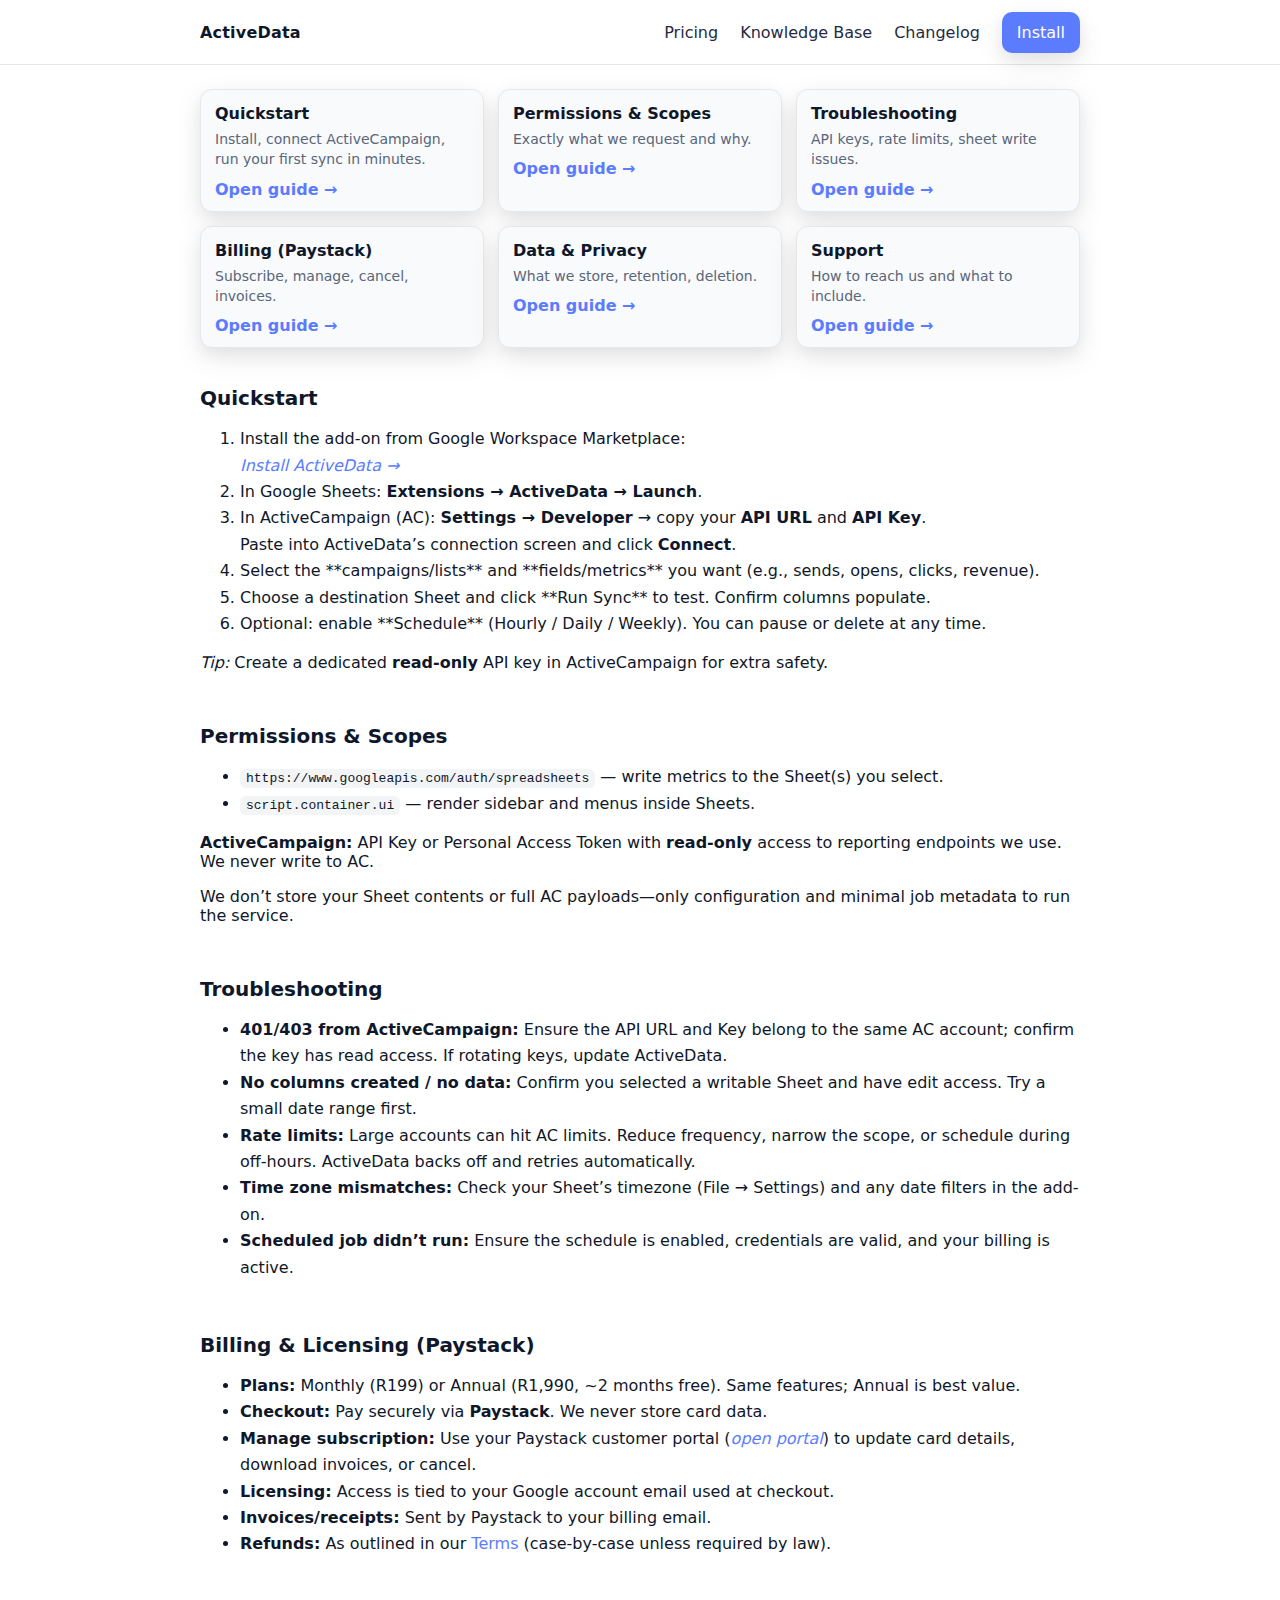
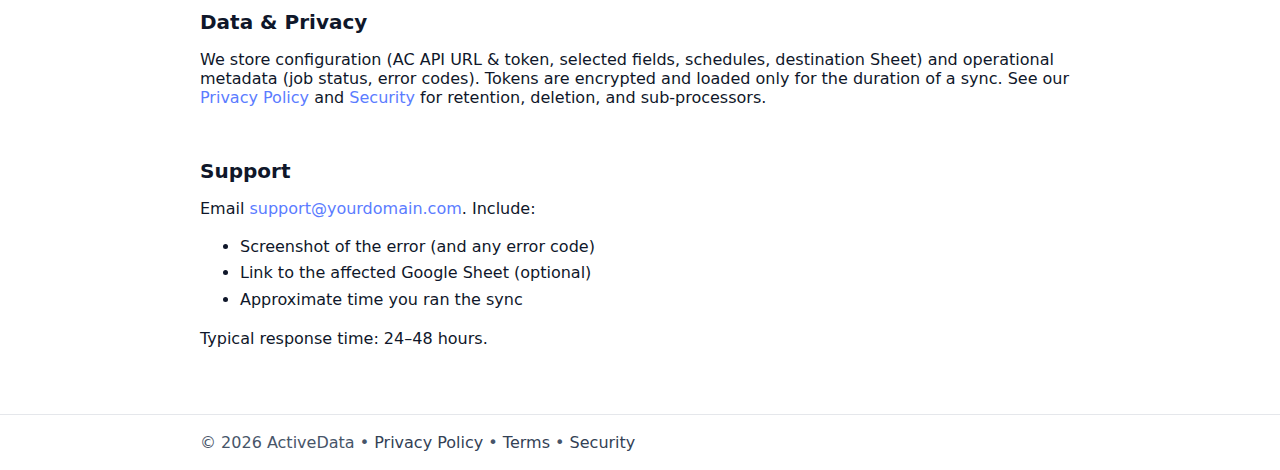
<file: docs/index.html>
<!doctype html>
<html lang="en">
<head>
  <meta charset="utf-8"/>
  <meta name="viewport" content="width=device-width, initial-scale=1"/>
  <title>Knowledge Base — ActiveData</title>
  <meta name="description" content="Guides, quickstart, permissions, troubleshooting, and billing for ActiveData (ActiveCampaign → Google Sheets)."/>
  <link rel="icon" href="/assets/favicon.ico"/>

  <style>
    :root{
      --accent:#5b7cff;
      --ink:#0f172a;
      --muted:#475569;
      --border:#e5e7eb;
      --card:#f8fafc;
      --radius:12px;
      --shadow:0 10px 30px rgba(3,7,18,.08), 0 6px 16px rgba(3,7,18,.06);
    }

    *{box-sizing:border-box}
    html,body{height:100%}
    body{
      margin:0;
      font-family:system-ui,-apple-system,Segoe UI,Roboto,Arial,sans-serif;
      color:var(--ink);
      background:#fff;
      display:flex; flex-direction:column; min-height:100vh;
    }
    a{color:var(--accent); text-decoration:none}
    .wrap{max-width:920px;margin:auto;padding:0 20px}

    /* Header (same as index; no “Support” link) */
    header{position:sticky;top:0;background:#fff;border-bottom:1px solid var(--border);z-index:20}
    .nav{display:flex;align-items:center;justify-content:space-between;height:64px}
    .brand{font-weight:800;letter-spacing:.2px;color:#0f172a}
    .brand a{color:inherit; text-decoration:none}
    .links{display:flex;gap:22px;align-items:center}
    .links a{color:#1f2a44}
    .btn{display:inline-block;padding:10px 14px;border-radius:10px;border:1px solid transparent}
    .btn.primary{background:var(--accent);color:#fff;box-shadow:var(--shadow)}

    /* Main */
    main{flex:1; display:flex; flex-direction:column; padding:18px 0 32px}

    /* Topic cards */
    .topics{
      display:grid;
      grid-template-columns:repeat(auto-fit, minmax(220px, 1fr));
      gap:14px;
      margin:6px 0 20px;
    }
    .topic{
      background:var(--card);
      border:1px solid var(--border);
      border-radius:var(--radius);
      padding:14px 14px 12px;
      box-shadow:var(--shadow);
    }
    .topic h3{margin:0 0 6px; font-size:16px; color:#0f172a}
    .topic p{margin:0 0 10px; color:#5a667a; font-size:14px; line-height:1.45}
    .topic a{font-weight:600}

    /* Content sections */
    section.kb{padding:18px 0}
    section.kb h2{font-size:20px;margin:0 0 8px}
    code{background:#f3f4f6;padding:2px 6px;border-radius:6px}
    pre{
      background:#0b1021;color:#e6ebff;padding:12px;border-radius:12px;
      overflow:auto;border:1px solid #111827;
    }
    ul,ol{line-height:1.65}

    /* Footer (same as index) */
    footer{border-top:1px solid var(--border);background:#fff;color:#475569}
    footer .wrap{padding:18px 20px}
    footer a{color:#334155}
  </style>
</head>
<body>

<header>
  <div class="wrap nav">
    <div class="brand"><a href="/">ActiveData</a></div>
    <nav class="links">
      <a href="/pricing">Pricing</a>
      <a href="/docs/">Knowledge Base</a>
      <a href="/changelog">Changelog</a>
      <a class="btn primary" href="https://workspace.google.com/marketplace/app/ACTIVE_DATA_LISTING_ID" target="_blank" rel="noopener">Install</a>
    </nav>
  </div>
</header>

<main>
  <div class="wrap">

    <!-- Topic cards -->
    <div class="topics">
      <div class="topic">
        <h3>Quickstart</h3>
        <p>Install, connect ActiveCampaign, run your first sync in minutes.</p>
        <a href="#quickstart">Open guide →</a>
      </div>
      <div class="topic">
        <h3>Permissions &amp; Scopes</h3>
        <p>Exactly what we request and why.</p>
        <a href="#permissions">Open guide →</a>
      </div>
      <div class="topic">
        <h3>Troubleshooting</h3>
        <p>API keys, rate limits, sheet write issues.</p>
        <a href="#troubleshooting">Open guide →</a>
      </div>
      <div class="topic">
        <h3>Billing (Paystack)</h3>
        <p>Subscribe, manage, cancel, invoices.</p>
        <a href="#billing">Open guide →</a>
      </div>
      <div class="topic">
        <h3>Data &amp; Privacy</h3>
        <p>What we store, retention, deletion.</p>
        <a href="#privacy">Open guide →</a>
      </div>
      <div class="topic">
        <h3>Support</h3>
        <p>How to reach us and what to include.</p>
        <a href="#support">Open guide →</a>
      </div>
    </div>

    <!-- Sections -->
    <section id="quickstart" class="kb">
      <h2>Quickstart</h2>
      <ol>
        <li>Install the add-on from Google Workspace Marketplace:
          <br/><em><a href="https://workspace.google.com/marketplace/app/ACTIVE_DATA_LISTING_ID" target="_blank" rel="noopener">Install ActiveData →</a></em></li>
        <li>In Google Sheets: <strong>Extensions → ActiveData → Launch</strong>.</li>
        <li>In ActiveCampaign (AC): <strong>Settings → Developer</strong> → copy your <strong>API URL</strong> and <strong>API Key</strong>.
          <br/>Paste into ActiveData’s connection screen and click <strong>Connect</strong>.</li>
        <li>Select the **campaigns/lists** and **fields/metrics** you want (e.g., sends, opens, clicks, revenue).</li>
        <li>Choose a destination Sheet and click **Run Sync** to test. Confirm columns populate.</li>
        <li>Optional: enable **Schedule** (Hourly / Daily / Weekly). You can pause or delete at any time.</li>
      </ol>
      <p><em>Tip:</em> Create a dedicated <strong>read-only</strong> API key in ActiveCampaign for extra safety.</p>
    </section>

    <section id="permissions" class="kb">
      <h2>Permissions &amp; Scopes</h2>
      <ul>
        <li><code>https://www.googleapis.com/auth/spreadsheets</code> — write metrics to the Sheet(s) you select.</li>
        <li><code>script.container.ui</code> — render sidebar and menus inside Sheets.</li>
      </ul>
      <p><strong>ActiveCampaign:</strong> API Key or Personal Access Token with <strong>read-only</strong> access to reporting endpoints we use. We never write to AC.</p>
      <p>We don’t store your Sheet contents or full AC payloads—only configuration and minimal job metadata to run the service.</p>
    </section>

    <section id="troubleshooting" class="kb">
      <h2>Troubleshooting</h2>
      <ul>
        <li><strong>401/403 from ActiveCampaign:</strong> Ensure the API URL and Key belong to the same AC account; confirm the key has read access. If rotating keys, update ActiveData.</li>
        <li><strong>No columns created / no data:</strong> Confirm you selected a writable Sheet and have edit access. Try a small date range first.</li>
        <li><strong>Rate limits:</strong> Large accounts can hit AC limits. Reduce frequency, narrow the scope, or schedule during off-hours. ActiveData backs off and retries automatically.</li>
        <li><strong>Time zone mismatches:</strong> Check your Sheet’s timezone (File → Settings) and any date filters in the add-on.</li>
        <li><strong>Scheduled job didn’t run:</strong> Ensure the schedule is enabled, credentials are valid, and your billing is active.</li>
      </ul>
    </section>

    <section id="billing" class="kb">
      <h2>Billing &amp; Licensing (Paystack)</h2>
      <ul>
        <li><strong>Plans:</strong> Monthly (R199) or Annual (R1,990, ~2 months free). Same features; Annual is best value.</li>
        <li><strong>Checkout:</strong> Pay securely via <strong>Paystack</strong>. We never store card data.</li>
        <li><strong>Manage subscription:</strong> Use your Paystack customer portal
          (<em><a href="[PAYSTACK_PORTAL_LINK]" target="_blank" rel="noopener">open portal</a></em>) to update card details, download invoices, or cancel.</li>
        <li><strong>Licensing:</strong> Access is tied to your Google account email used at checkout.</li>
        <li><strong>Invoices/receipts:</strong> Sent by Paystack to your billing email.</li>
        <li><strong>Refunds:</strong> As outlined in our <a href="/terms">Terms</a> (case-by-case unless required by law).</li>
      </ul>
    </section>

    <section id="privacy" class="kb">
      <h2>Data &amp; Privacy</h2>
      <p>We store configuration (AC API URL & token, selected fields, schedules, destination Sheet) and operational metadata (job status, error codes). Tokens are encrypted and loaded only for the duration of a sync. See our <a href="/privacy">Privacy Policy</a> and <a href="/security">Security</a> for retention, deletion, and sub-processors.</p>
    </section>

    <section id="support" class="kb">
      <h2>Support</h2>
      <p>Email <a href="mailto:support@yourdomain.com">support@yourdomain.com</a>. Include:</p>
      <ul>
        <li>Screenshot of the error (and any error code)</li>
        <li>Link to the affected Google Sheet (optional)</li>
        <li>Approximate time you ran the sync</li>
      </ul>
      <p>Typical response time: 24–48 hours.</p>
    </section>

  </div>
</main>

<footer>
  <div class="wrap">
    © <span id="y"></span> ActiveData •
    <a href="/privacy">Privacy Policy</a> •
    <a href="/terms">Terms</a> •
    <a href="/security">Security</a>
  </div>
</footer>

<script>
  document.getElementById('y').textContent = new Date().getFullYear();
</script>
</body>
</html>
</file>
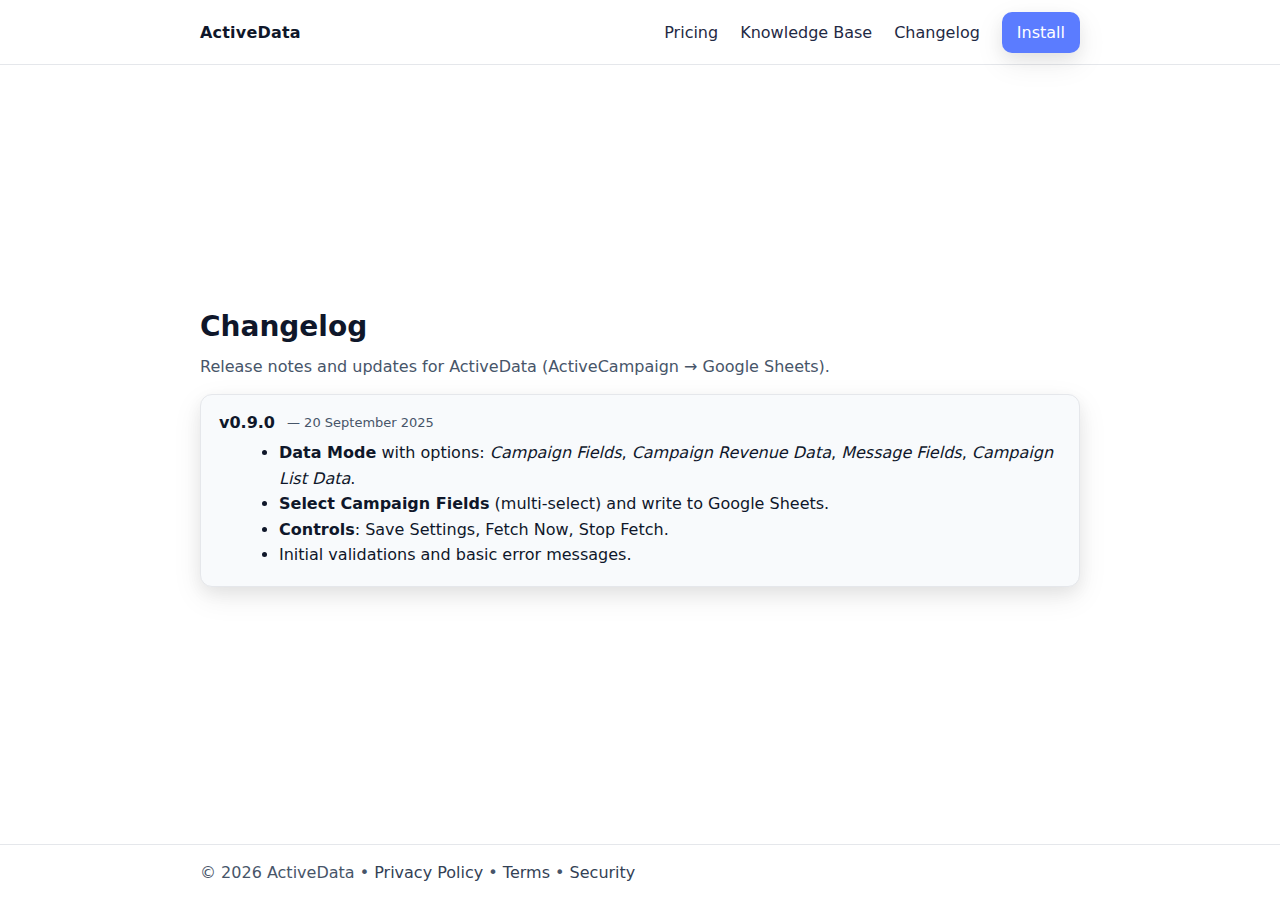
<file: changelog.html>
<!doctype html>
<html lang="en">
<head>
  <meta charset="utf-8"/>
  <meta name="viewport" content="width=device-width, initial-scale=1"/>
  <title>Changelog — ActiveData</title>
  <meta name="description" content="Release notes for ActiveData (ActiveCampaign → Google Sheets)."/>
  <link rel="icon" href="/assets/favicon.ico"/>
  <style>
    :root{--accent:#5b7cff;--ink:#0f172a;--muted:#475569;--border:#e5e7eb;--card:#f8fafc;--radius:12px;--shadow:0 10px 30px rgba(3,7,18,.08),0 6px 16px rgba(3,7,18,.06)}
    *{box-sizing:border-box}
    html,body{height:100%}
    body{margin:0;font-family:system-ui,-apple-system,Segoe UI,Roboto,Arial,sans-serif;color:var(--ink);background:#fff;display:flex;flex-direction:column;min-height:100vh}
    a{color:var(--accent);text-decoration:none}
    .wrap{max-width:920px;margin:auto;padding:0 20px}

    /* Header (same as other pages) */
    header{position:sticky;top:0;background:#fff;border-bottom:1px solid var(--border);z-index:20}
    .nav{display:flex;align-items:center;justify-content:space-between;height:64px}
    .brand{font-weight:800;letter-spacing:.2px}
    .brand a{color:inherit;text-decoration:none}
    .links{display:flex;gap:22px;align-items:center}
    .links a{color:#1f2a44}
    .btn{display:inline-block;padding:10px 14px;border-radius:10px;border:1px solid transparent}
    .btn.primary{background:var(--accent);color:#fff;box-shadow:var(--shadow)}

    /* Main */
    main{flex:1;display:flex;flex-direction:column;padding:24px 0}
    h1{font-size:28px;margin:0 0 14px}
    p.muted{color:var(--muted);margin:0 0 18px}

    .entry{
      background:var(--card);
      border:1px solid var(--border);
      border-radius:var(--radius);
      padding:18px;
      box-shadow:var(--shadow);
      margin:12px 0;
    }
    .entry .head{display:flex;align-items:center;gap:12px;flex-wrap:wrap;margin-bottom:8px}
    .tag{display:inline-flex;align-items:center;gap:6px;background:#eef2ff;border:1px solid #dbe3ff;color:#2d3ea8;font-weight:600;padding:4px 10px;border-radius:999px;font-size:12px}
    .ver{font-weight:700}
    .date{color:var(--muted);font-size:13px}
    ul{margin:8px 0 0 20px;line-height:1.6}

    /* Footer */
    footer{border-top:1px solid var(--border);background:#fff;color:#475569}
    footer .wrap{padding:18px 20px}
    footer a{color:#334155}
  </style>
</head>
<body>

<header>
  <div class="wrap nav">
    <div class="brand"><a href="/">ActiveData</a></div>
    <nav class="links">
      <a href="/pricing">Pricing</a>
      <a href="/docs/">Knowledge Base</a>
      <a href="/changelog">Changelog</a>
      <a class="btn primary" href="https://workspace.google.com/marketplace/app/ACTIVE_DATA_LISTING_ID" target="_blank" rel="noopener">Install</a>
    </nav>
  </div>
</header>

<main>
  <div class="wrap">
    <h1>Changelog</h1>
    <p class="muted">Release notes and updates for ActiveData (ActiveCampaign → Google Sheets).</p>

    <!-- Single entry: Public Beta -->
    <article class="entry">
      <div class="head">
        <span class="ver">v0.9.0</span>
        <span class="date" id="betaDate"></span>
      </div>
      <ul>
        <li><strong>Data Mode</strong> with options:
          <em>Campaign Fields</em>, <em>Campaign Revenue Data</em>, <em>Message Fields</em>, <em>Campaign List Data</em>.</li>
        <li><strong>Select Campaign Fields</strong> (multi-select) and write to Google Sheets.</li>
        <li><strong>Controls</strong>: Save Settings, Fetch Now, Stop Fetch.</li>
        <li>Initial validations and basic error messages.</li>
      </ul>
    </article>

  </div>
</main>

<footer>
  <div class="wrap">
    © <span id="y"></span> ActiveData •
    <a href="/privacy">Privacy Policy</a> •
    <a href="/terms">Terms</a> •
    <a href="/security">Security</a>
  </div>
</footer>

<script>
  // Footer year
  document.getElementById('y').textContent = new Date().getFullYear();

  // Optional pretty date for this entry (today by default).
  // If you want a fixed date, set const fixed = '2025-09-27' (YYYY-MM-DD).
  const TZ = 'Africa/Johannesburg';
  const fixedISO = '2025-09-20';
  const fmt = new Intl.DateTimeFormat('en-ZA',
    { timeZone: TZ, year:'numeric', month:'long', day:'numeric' });
  document.getElementById('betaDate').textContent = '— ' + fmt.format(new Date(fixedISO));
</script>

</body>
</html>
</file>
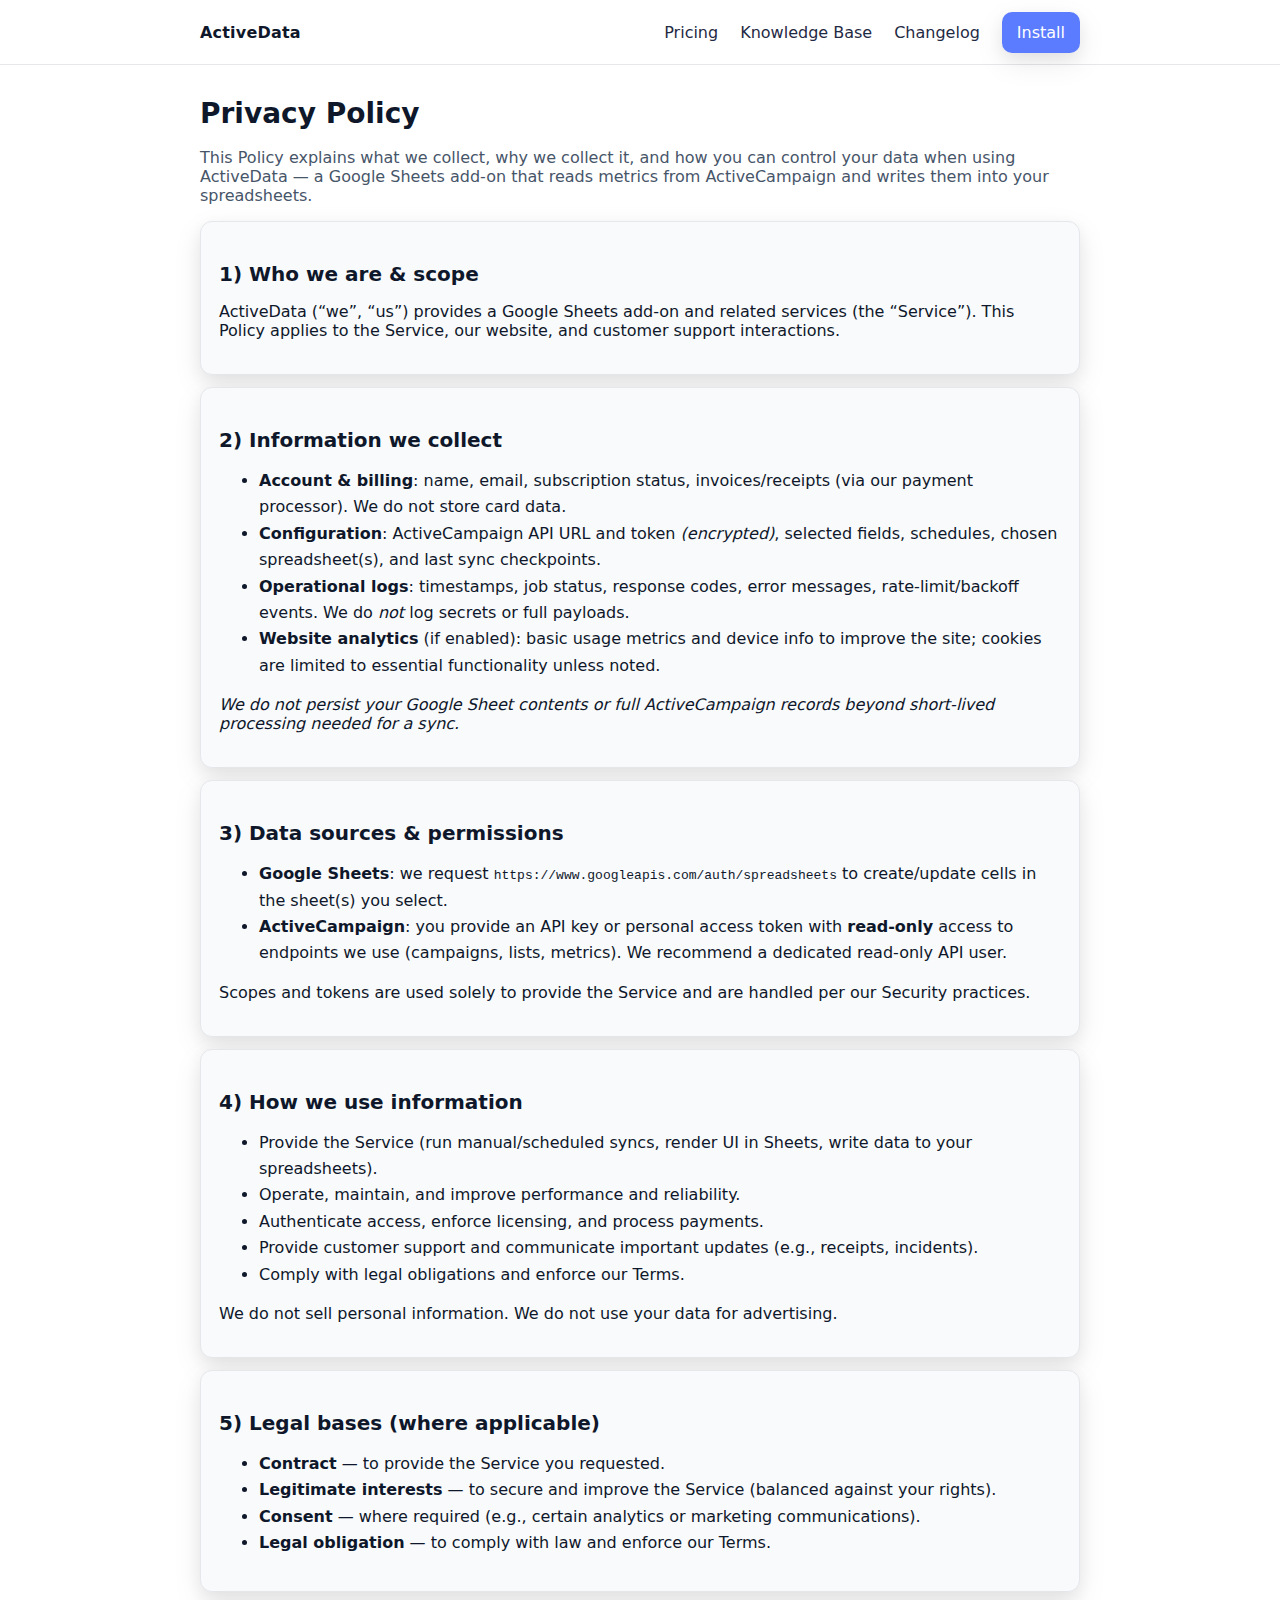
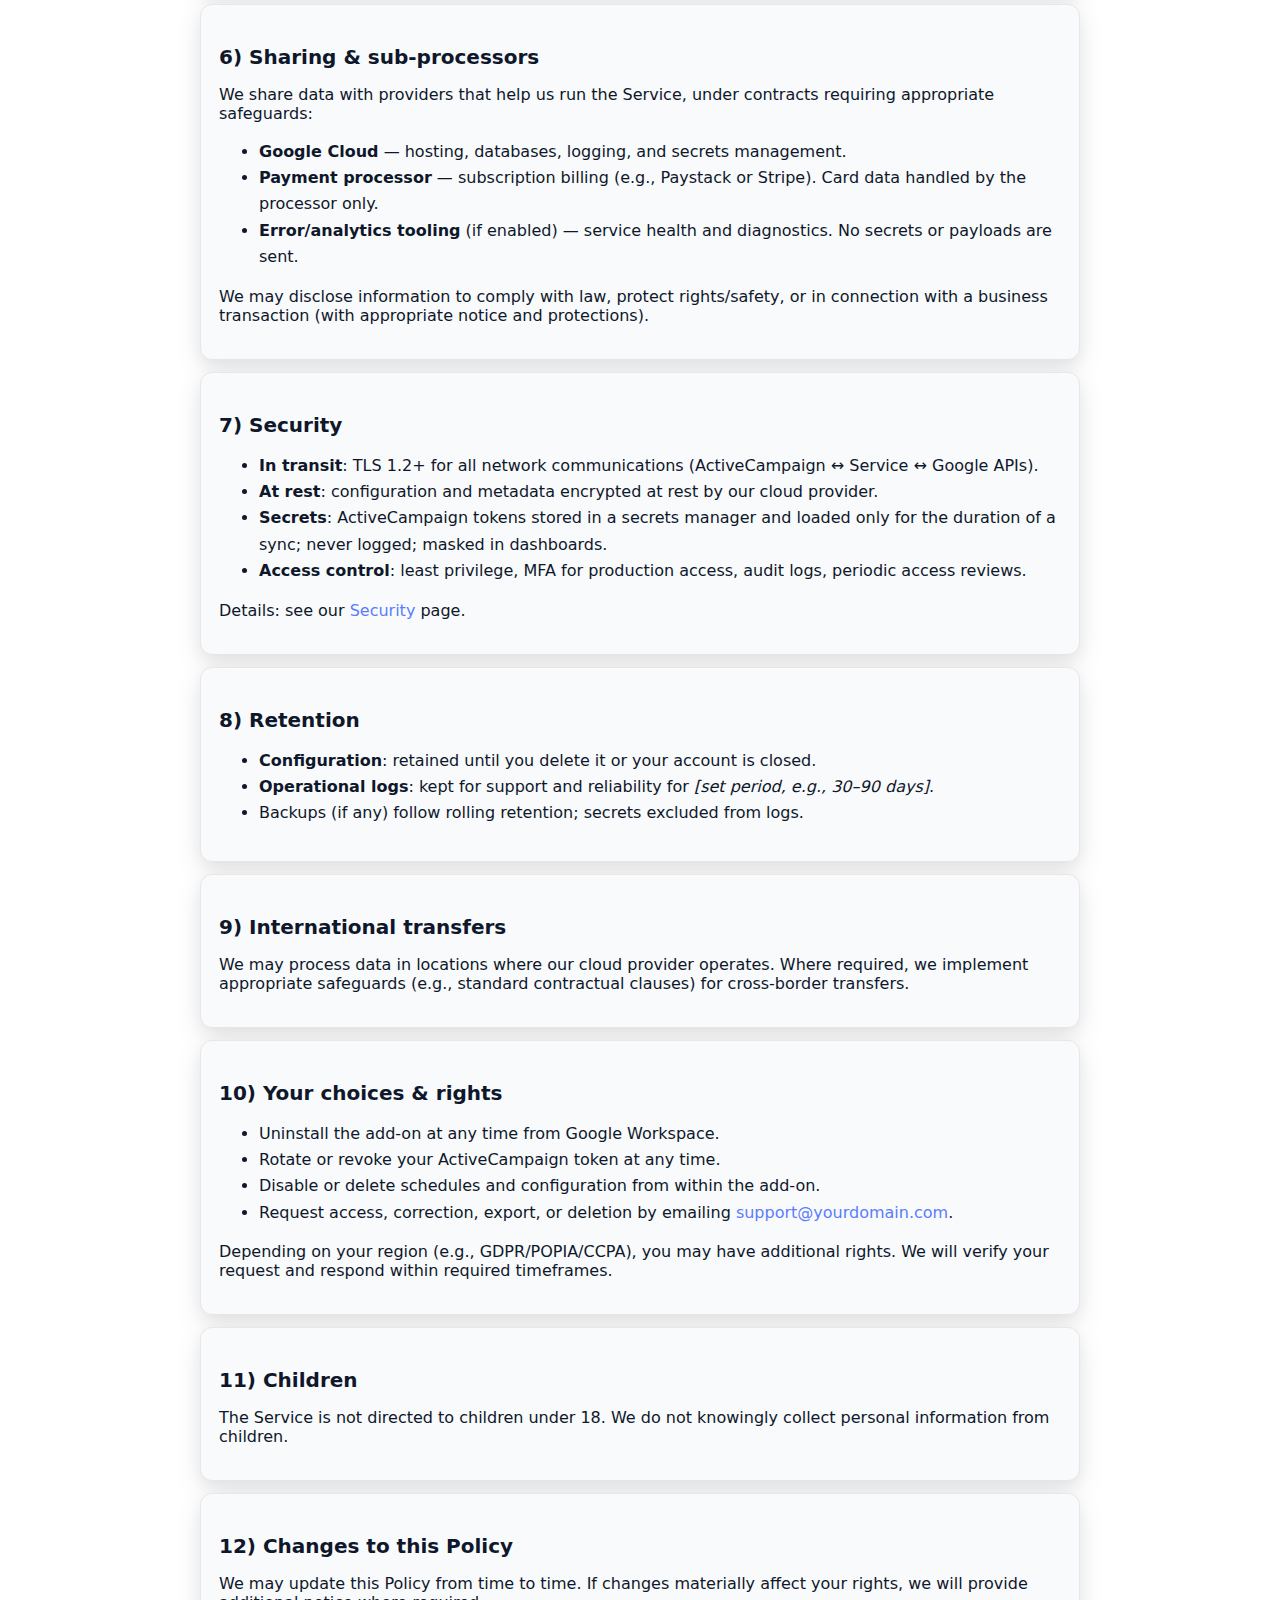
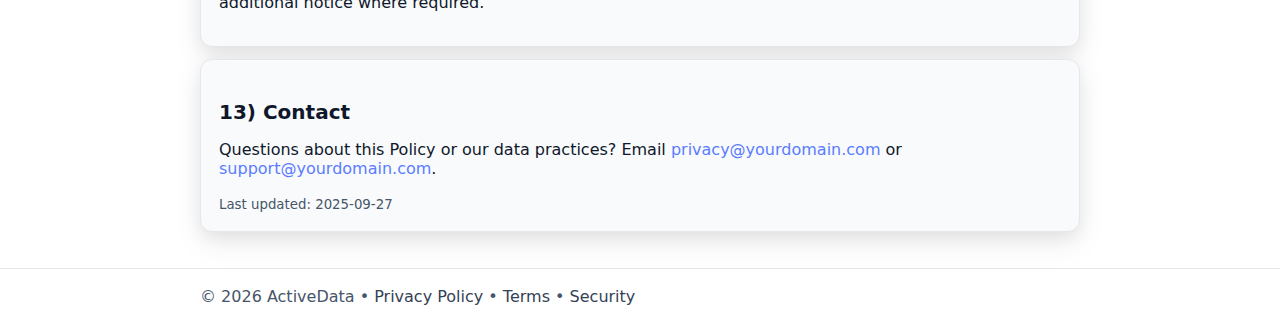
<file: privacy.html>
<!doctype html>
<html lang="en">
<head>
  <meta charset="utf-8"/>
  <meta name="viewport" content="width=device-width, initial-scale=1"/>
  <title>Privacy Policy — ActiveData</title>
  <meta name="description" content="Privacy Policy for the ActiveData Google Sheets add-on."/>
  <link rel="icon" href="/assets/favicon.ico"/>
  <style>
    :root{--accent:#5b7cff;--ink:#0f172a;--muted:#475569;--border:#e5e7eb;--card:#f8fafc;--radius:12px;--shadow:0 10px 30px rgba(3,7,18,.08),0 6px 16px rgba(3,7,18,.06)}
    *{box-sizing:border-box}
    html,body{height:100%}
    body{margin:0;font-family:system-ui,-apple-system,Segoe UI,Roboto,Arial,sans-serif;color:var(--ink);background:#fff;display:flex;flex-direction:column;min-height:100vh}
    a{color:var(--accent);text-decoration:none}
    .wrap{max-width:920px;margin:auto;padding:0 20px}

    /* Header (same as other pages) */
    header{position:sticky;top:0;background:#fff;border-bottom:1px solid var(--border);z-index:20}
    .nav{display:flex;align-items:center;justify-content:space-between;height:64px}
    .brand{font-weight:800;letter-spacing:.2px;color:var(--ink)}
    .brand a{color:inherit}
    .links{display:flex;gap:22px;align-items:center}
    .links a{color:#1f2a44}
    .btn{display:inline-block;padding:10px 14px;border-radius:10px;border:1px solid transparent}
    .btn.primary{background:var(--accent);color:#fff;box-shadow:var(--shadow)}

    /* Body */
    main{flex:1;display:flex;flex-direction:column;padding:24px 0}
    h1{font-size:28px;margin:8px 0 18px}
    h2{font-size:20px;margin:22px 0 10px}
    p.muted{color:var(--muted)}
    .card{background:var(--card);border:1px solid var(--border);border-radius:var(--radius);padding:18px;box-shadow:var(--shadow);margin:12px 0}
    ul,ol{line-height:1.65}
    small{color:var(--muted)}

    /* Footer */
    footer{border-top:1px solid var(--border);background:#fff;color:#475569}
    footer .wrap{padding:18px 20px}
    footer a{color:#334155}
  </style>
</head>
<body>
<header>
  <div class="wrap nav">
    <div class="brand"><a href="/">ActiveData</a></div>
    <nav class="links">
      <a href="/pricing">Pricing</a>
      <a href="/docs/">Knowledge Base</a>
      <a href="/changelog">Changelog</a>
      <a class="btn primary" href="https://workspace.google.com/marketplace/app/ACTIVE_DATA_LISTING_ID" target="_blank" rel="noopener">Install</a>
    </nav>
  </div>
</header>

<main>
  <div class="wrap">
    <h1>Privacy Policy</h1>
    <p class="muted">This Policy explains what we collect, why we collect it, and how you can control your data when using ActiveData — a Google Sheets add-on that reads metrics from ActiveCampaign and writes them into your spreadsheets.</p>

    <!-- 1. Who we are & scope -->
    <section class="card">
      <h2>1) Who we are &amp; scope</h2>
      <p>ActiveData (“we”, “us”) provides a Google Sheets add-on and related services (the “Service”). This Policy applies to the Service, our website, and customer support interactions.</p>
    </section>

    <!-- 2. What we collect -->
    <section class="card">
      <h2>2) Information we collect</h2>
      <ul>
        <li><strong>Account &amp; billing</strong>: name, email, subscription status, invoices/receipts (via our payment processor). We do not store card data.</li>
        <li><strong>Configuration</strong>: ActiveCampaign API URL and token <em>(encrypted)</em>, selected fields, schedules, chosen spreadsheet(s), and last sync checkpoints.</li>
        <li><strong>Operational logs</strong>: timestamps, job status, response codes, error messages, rate-limit/backoff events. We do <em>not</em> log secrets or full payloads.</li>
        <li><strong>Website analytics</strong> (if enabled): basic usage metrics and device info to improve the site; cookies are limited to essential functionality unless noted.</li>
      </ul>
      <p><em>We do not persist your Google Sheet contents or full ActiveCampaign records beyond short-lived processing needed for a sync.</em></p>
    </section>

    <!-- 3. Data sources and permissions -->
    <section class="card">
      <h2>3) Data sources &amp; permissions</h2>
      <ul>
        <li><strong>Google Sheets</strong>: we request <code>https://www.googleapis.com/auth/spreadsheets</code> to create/update cells in the sheet(s) you select.</li>
        <li><strong>ActiveCampaign</strong>: you provide an API key or personal access token with <strong>read-only</strong> access to endpoints we use (campaigns, lists, metrics). We recommend a dedicated read-only API user.</li>
      </ul>
      <p>Scopes and tokens are used solely to provide the Service and are handled per our Security practices.</p>
    </section>

    <!-- 4. How we use information -->
    <section class="card">
      <h2>4) How we use information</h2>
      <ul>
        <li>Provide the Service (run manual/scheduled syncs, render UI in Sheets, write data to your spreadsheets).</li>
        <li>Operate, maintain, and improve performance and reliability.</li>
        <li>Authenticate access, enforce licensing, and process payments.</li>
        <li>Provide customer support and communicate important updates (e.g., receipts, incidents).</li>
        <li>Comply with legal obligations and enforce our Terms.</li>
      </ul>
      <p>We do not sell personal information. We do not use your data for advertising.</p>
    </section>

    <!-- 5. Legal bases -->
    <section class="card">
      <h2>5) Legal bases (where applicable)</h2>
      <ul>
        <li><strong>Contract</strong> — to provide the Service you requested.</li>
        <li><strong>Legitimate interests</strong> — to secure and improve the Service (balanced against your rights).</li>
        <li><strong>Consent</strong> — where required (e.g., certain analytics or marketing communications).</li>
        <li><strong>Legal obligation</strong> — to comply with law and enforce our Terms.</li>
      </ul>
    </section>

    <!-- 6. Sharing & sub-processors -->
    <section class="card">
      <h2>6) Sharing &amp; sub-processors</h2>
      <p>We share data with providers that help us run the Service, under contracts requiring appropriate safeguards:</p>
      <ul>
        <li><strong>Google Cloud</strong> — hosting, databases, logging, and secrets management.</li>
        <li><strong>Payment processor</strong> — subscription billing (e.g., Paystack or Stripe). Card data handled by the processor only.</li>
        <li><strong>Error/analytics tooling</strong> (if enabled) — service health and diagnostics. No secrets or payloads are sent.</li>
      </ul>
      <p>We may disclose information to comply with law, protect rights/safety, or in connection with a business transaction (with appropriate notice and protections).</p>
    </section>

    <!-- 7. Security -->
    <section class="card">
      <h2>7) Security</h2>
      <ul>
        <li><strong>In transit</strong>: TLS 1.2+ for all network communications (ActiveCampaign ↔ Service ↔ Google APIs).</li>
        <li><strong>At rest</strong>: configuration and metadata encrypted at rest by our cloud provider.</li>
        <li><strong>Secrets</strong>: ActiveCampaign tokens stored in a secrets manager and loaded only for the duration of a sync; never logged; masked in dashboards.</li>
        <li><strong>Access control</strong>: least privilege, MFA for production access, audit logs, periodic access reviews.</li>
      </ul>
      <p>Details: see our <a href="/security">Security</a> page.</p>
    </section>

    <!-- 8. Retention -->
    <section class="card">
      <h2>8) Retention</h2>
      <ul>
        <li><strong>Configuration</strong>: retained until you delete it or your account is closed.</li>
        <li><strong>Operational logs</strong>: kept for support and reliability for <em>[set period, e.g., 30–90 days]</em>.</li>
        <li>Backups (if any) follow rolling retention; secrets excluded from logs.</li>
      </ul>
    </section>

    <!-- 9. International transfers -->
    <section class="card">
      <h2>9) International transfers</h2>
      <p>We may process data in locations where our cloud provider operates. Where required, we implement appropriate safeguards (e.g., standard contractual clauses) for cross-border transfers.</p>
    </section>

    <!-- 10. Your choices & rights -->
    <section class="card">
      <h2>10) Your choices &amp; rights</h2>
      <ul>
        <li>Uninstall the add-on at any time from Google Workspace.</li>
        <li>Rotate or revoke your ActiveCampaign token at any time.</li>
        <li>Disable or delete schedules and configuration from within the add-on.</li>
        <li>Request access, correction, export, or deletion by emailing <a href="mailto:support@yourdomain.com">support@yourdomain.com</a>.</li>
      </ul>
      <p>Depending on your region (e.g., GDPR/POPIA/CCPA), you may have additional rights. We will verify your request and respond within required timeframes.</p>
    </section>

    <!-- 11. Children -->
    <section class="card">
      <h2>11) Children</h2>
      <p>The Service is not directed to children under 18. We do not knowingly collect personal information from children.</p>
    </section>

    <!-- 12. Changes -->
    <section class="card">
      <h2>12) Changes to this Policy</h2>
      <p>We may update this Policy from time to time. If changes materially affect your rights, we will provide additional notice where required.</p>
    </section>

    <!-- 13. Contact -->
    <section class="card">
      <h2>13) Contact</h2>
      <p>Questions about this Policy or our data practices? Email <a href="mailto:privacy@yourdomain.com">privacy@yourdomain.com</a> or <a href="mailto:support@yourdomain.com">support@yourdomain.com</a>.</p>
      <small>Last updated: <span id="updated">2025-09-27</span></small>
    </section>
  </div>
</main>

<footer>
  <div class="wrap">
    © <span id="y"></span> ActiveData •
    <a href="/privacy">Privacy Policy</a> •
    <a href="/terms">Terms</a> •
    <a href="/security">Security</a>
  </div>
</footer>

<script>
  document.getElementById('y').textContent = new Date().getFullYear();
</script>
</body>
</html>
</file>
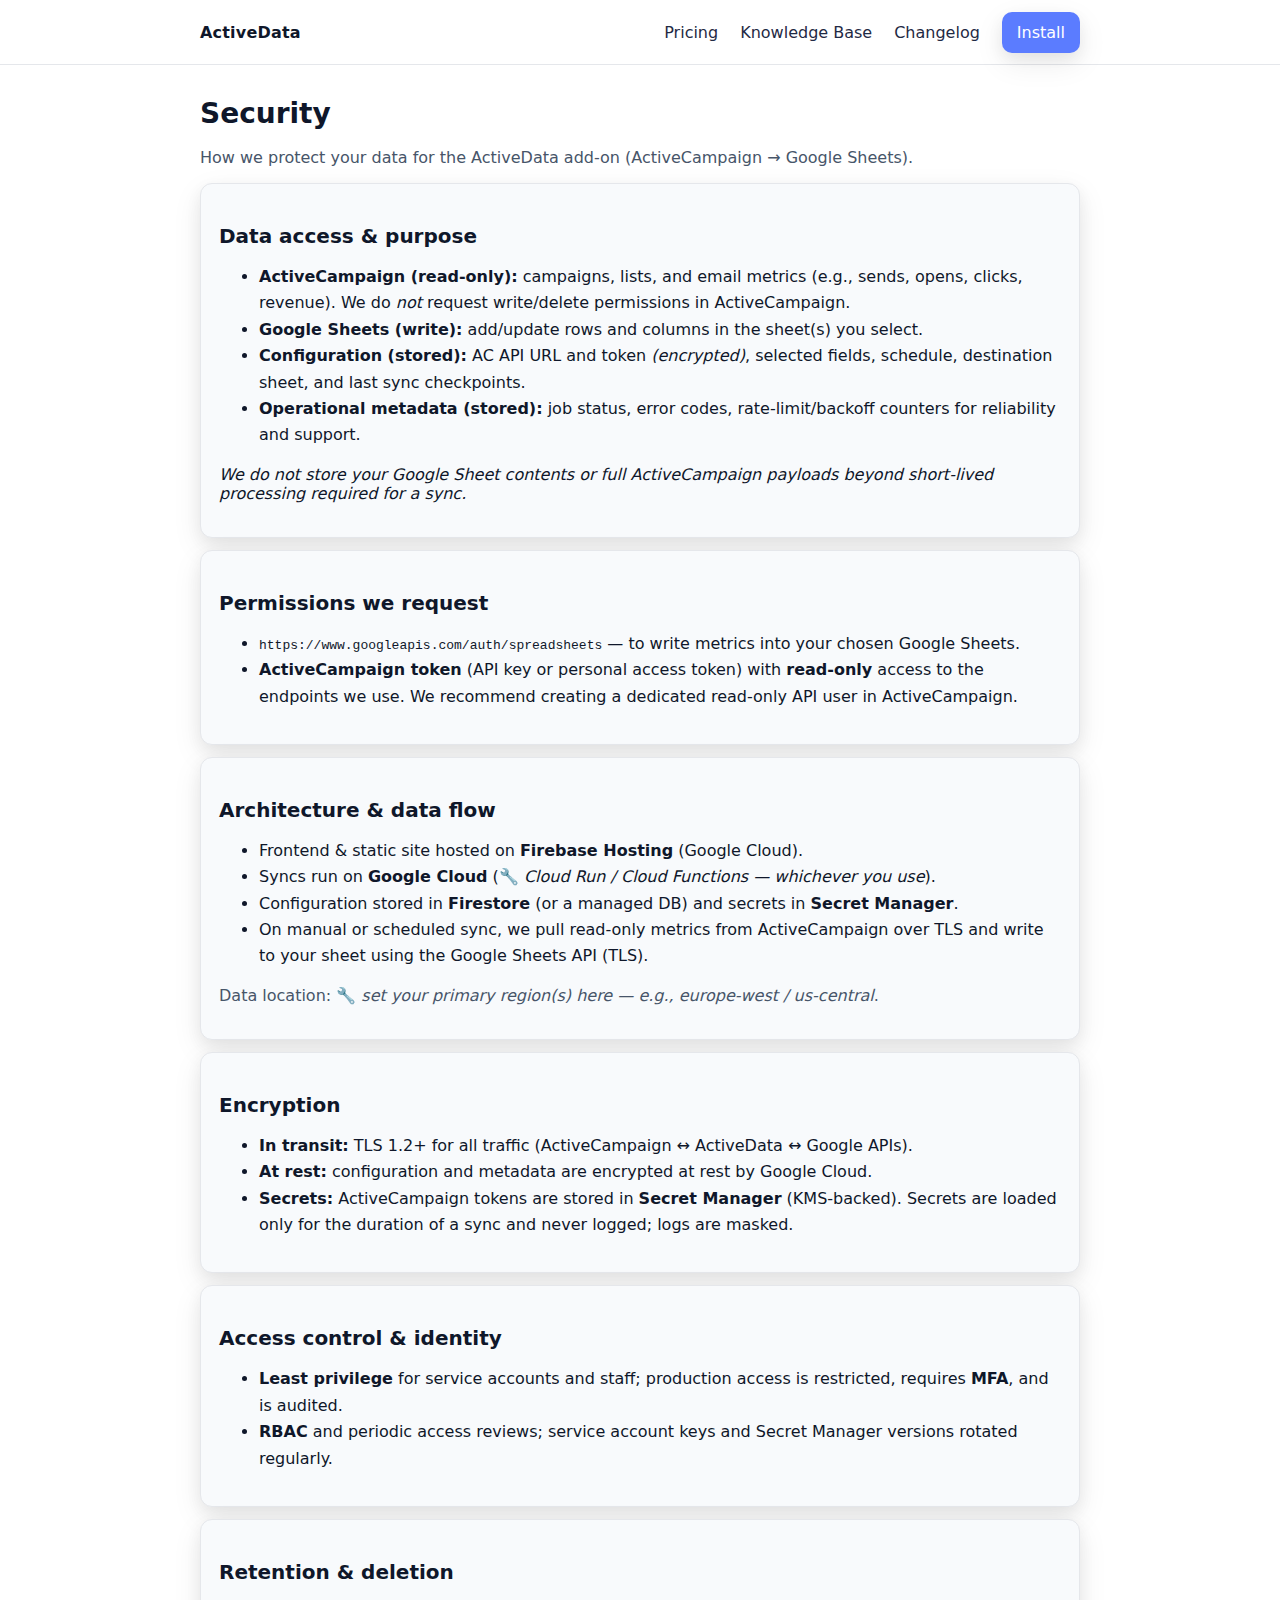
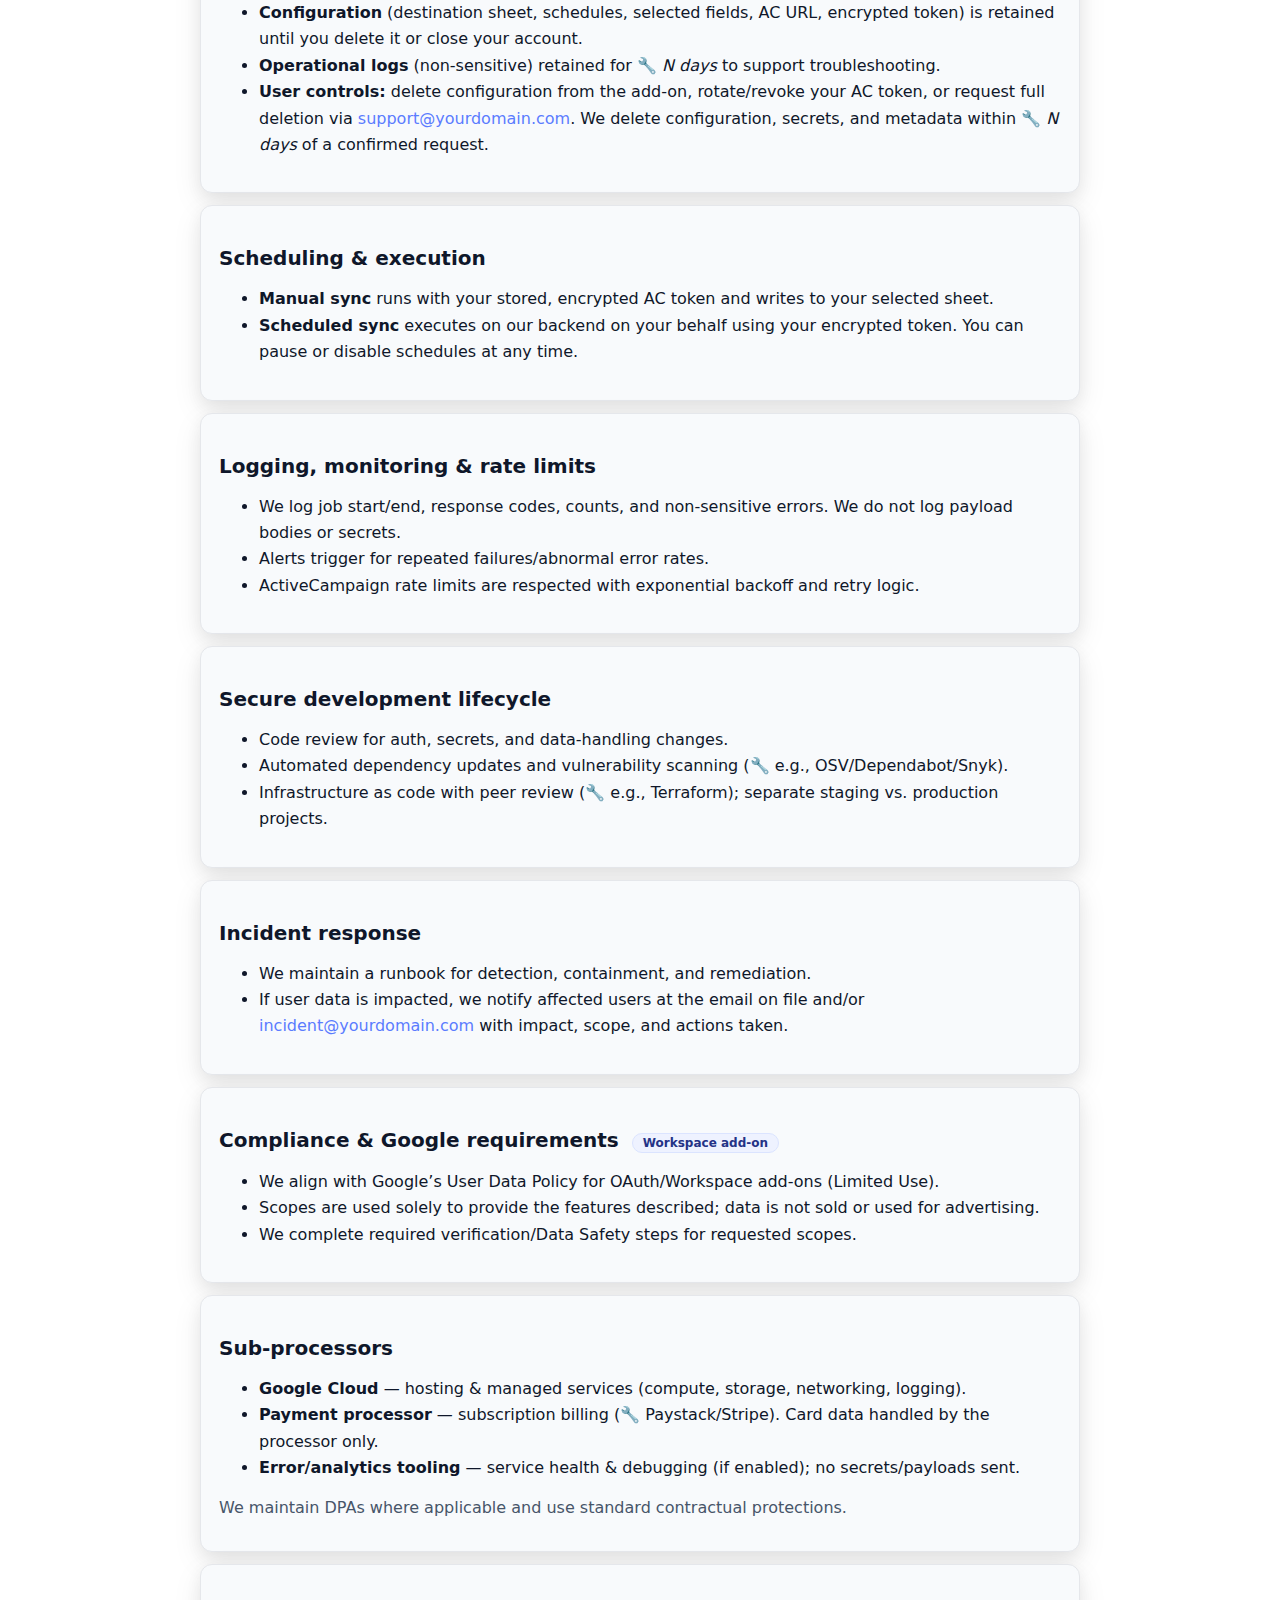
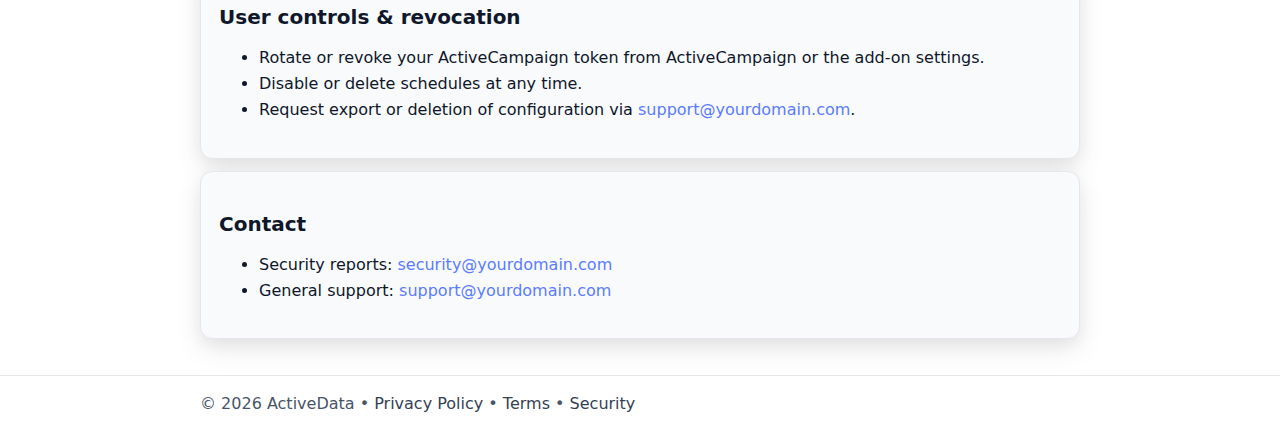
<file: security.html>
<!doctype html>
<html lang="en">
<head>
  <meta charset="utf-8"/>
  <meta name="viewport" content="width=device-width, initial-scale=1"/>
  <title>Security — ActiveData</title>
  <meta name="description" content="Security practices of ActiveData."/>
  <link rel="icon" href="/assets/favicon.ico"/>
  <style>
    :root{--accent:#5b7cff;--ink:#0f172a;--muted:#475569;--border:#e5e7eb;--card:#f8fafc;--radius:12px;--shadow:0 10px 30px rgba(3,7,18,.08),0 6px 16px rgba(3,7,18,.06)}
    *{box-sizing:border-box}
    html,body{height:100%}
    body{margin:0;font-family:system-ui,-apple-system,Segoe UI,Roboto,Arial,sans-serif;color:var(--ink);background:#fff;display:flex;flex-direction:column;min-height:100vh}
    a{color:var(--accent);text-decoration:none}
    .wrap{max-width:920px;margin:auto;padding:0 20px}

    /* Header (same as other pages) */
    header{position:sticky;top:0;background:#fff;border-bottom:1px solid var(--border);z-index:20}
    .nav{display:flex;align-items:center;justify-content:space-between;height:64px}
    .brand{font-weight:800;letter-spacing:.2px;color:var(--ink)}
    .brand a{color:inherit}
    .links{display:flex;gap:22px;align-items:center}
    .links a{color:#1f2a44}
    .btn{display:inline-block;padding:10px 14px;border-radius:10px;border:1px solid transparent}
    .btn.primary{background:var(--accent);color:#fff;box-shadow:var(--shadow)}

    /* Body */
    main{flex:1;display:flex;flex-direction:column;padding:24px 0}
    h1{font-size:28px;margin:8px 0 18px}
    h2{font-size:20px;margin:22px 0 10px}
    p.muted{color:var(--muted)}
    .card{background:var(--card);border:1px solid var(--border);border-radius:var(--radius);padding:18px;box-shadow:var(--shadow);margin:12px 0}
    ul{line-height:1.65}
    .badge{display:inline-block;background:#eef2ff;border:1px solid #dbe4ff;color:#243386;border-radius:999px;padding:2px 10px;font-size:12px;margin-left:6px}

    /* Footer */
    footer{border-top:1px solid var(--border);background:#fff;color:#475569}
    footer .wrap{padding:18px 20px}
    footer a{color:#334155}
  </style>
</head>
<body>
<header>
  <div class="wrap nav">
    <div class="brand"><a href="/">ActiveData</a></div>
    <nav class="links">
      <a href="/pricing">Pricing</a>
      <a href="/docs/">Knowledge Base</a>
      <a href="/changelog">Changelog</a>
      <a class="btn primary" href="https://workspace.google.com/marketplace/app/ACTIVE_DATA_LISTING_ID" target="_blank" rel="noopener">Install</a>
    </nav>
  </div>
</header>

<main>
  <div class="wrap">
    <h1>Security</h1>
    <p class="muted">How we protect your data for the ActiveData add-on (ActiveCampaign → Google Sheets).</p>

    <section class="card">
      <h2>Data access &amp; purpose</h2>
      <ul>
        <li><strong>ActiveCampaign (read-only):</strong> campaigns, lists, and email metrics (e.g., sends, opens, clicks, revenue). We do <em>not</em> request write/delete permissions in ActiveCampaign.</li>
        <li><strong>Google Sheets (write):</strong> add/update rows and columns in the sheet(s) you select.</li>
        <li><strong>Configuration (stored):</strong> AC API URL and token <em>(encrypted)</em>, selected fields, schedule, destination sheet, and last sync checkpoints.</li>
        <li><strong>Operational metadata (stored):</strong> job status, error codes, rate-limit/backoff counters for reliability and support.</li>
      </ul>
      <p><em>We do not store your Google Sheet contents or full ActiveCampaign payloads beyond short-lived processing required for a sync.</em></p>
    </section>

    <section class="card">
      <h2>Permissions we request</h2>
      <ul>
        <li><code>https://www.googleapis.com/auth/spreadsheets</code> — to write metrics into your chosen Google Sheets.</li>
        <li><strong>ActiveCampaign token</strong> (API key or personal access token) with <strong>read-only</strong> access to the endpoints we use. We recommend creating a dedicated read-only API user in ActiveCampaign.</li>
      </ul>
    </section>

    <section class="card">
      <h2>Architecture &amp; data flow</h2>
      <ul>
        <li>Frontend &amp; static site hosted on <strong>Firebase Hosting</strong> (Google Cloud).</li>
        <li>Syncs run on <strong>Google Cloud</strong> (🔧 <em>Cloud Run / Cloud Functions — whichever you use</em>).</li>
        <li>Configuration stored in <strong>Firestore</strong> (or a managed DB) and secrets in <strong>Secret Manager</strong>.</li>
        <li>On manual or scheduled sync, we pull read-only metrics from ActiveCampaign over TLS and write to your sheet using the Google Sheets API (TLS).</li>
      </ul>
      <p class="muted">Data location: 🔧 <em>set your primary region(s) here — e.g., europe-west / us-central</em>.</p>
    </section>

    <section class="card">
      <h2>Encryption</h2>
      <ul>
        <li><strong>In transit:</strong> TLS 1.2+ for all traffic (ActiveCampaign ↔ ActiveData ↔ Google APIs).</li>
        <li><strong>At rest:</strong> configuration and metadata are encrypted at rest by Google Cloud.</li>
        <li><strong>Secrets:</strong> ActiveCampaign tokens are stored in <strong>Secret Manager</strong> (KMS-backed). Secrets are loaded only for the duration of a sync and never logged; logs are masked.</li>
      </ul>
    </section>

    <section class="card">
      <h2>Access control &amp; identity</h2>
      <ul>
        <li><strong>Least privilege</strong> for service accounts and staff; production access is restricted, requires <strong>MFA</strong>, and is audited.</li>
        <li><strong>RBAC</strong> and periodic access reviews; service account keys and Secret Manager versions rotated regularly.</li>
      </ul>
    </section>

    <section class="card">
      <h2>Retention &amp; deletion</h2>
      <ul>
        <li><strong>Configuration</strong> (destination sheet, schedules, selected fields, AC URL, encrypted token) is retained until you delete it or close your account.</li>
        <li><strong>Operational logs</strong> (non-sensitive) retained for 🔧 <em>N days</em> to support troubleshooting.</li>
        <li><strong>User controls:</strong> delete configuration from the add-on, rotate/revoke your AC token, or request full deletion via <a href="mailto:support@yourdomain.com">support@yourdomain.com</a>. We delete configuration, secrets, and metadata within 🔧 <em>N days</em> of a confirmed request.</li>
      </ul>
    </section>

    <section class="card">
      <h2>Scheduling &amp; execution</h2>
      <ul>
        <li><strong>Manual sync</strong> runs with your stored, encrypted AC token and writes to your selected sheet.</li>
        <li><strong>Scheduled sync</strong> executes on our backend on your behalf using your encrypted token. You can pause or disable schedules at any time.</li>
      </ul>
    </section>

    <section class="card">
      <h2>Logging, monitoring &amp; rate limits</h2>
      <ul>
        <li>We log job start/end, response codes, counts, and non-sensitive errors. We do not log payload bodies or secrets.</li>
        <li>Alerts trigger for repeated failures/abnormal error rates.</li>
        <li>ActiveCampaign rate limits are respected with exponential backoff and retry logic.</li>
      </ul>
    </section>

    <section class="card">
      <h2>Secure development lifecycle</h2>
      <ul>
        <li>Code review for auth, secrets, and data-handling changes.</li>
        <li>Automated dependency updates and vulnerability scanning (🔧 e.g., OSV/Dependabot/Snyk).</li>
        <li>Infrastructure as code with peer review (🔧 e.g., Terraform); separate staging vs. production projects.</li>
      </ul>
    </section>

    <section class="card">
      <h2>Incident response</h2>
      <ul>
        <li>We maintain a runbook for detection, containment, and remediation.</li>
        <li>If user data is impacted, we notify affected users at the email on file and/or <a href="mailto:incident@yourdomain.com">incident@yourdomain.com</a> with impact, scope, and actions taken.</li>
      </ul>
    </section>

    <section class="card">
      <h2>Compliance &amp; Google requirements <span class="badge">Workspace add-on</span></h2>
      <ul>
        <li>We align with Google’s User Data Policy for OAuth/Workspace add-ons (Limited Use).</li>
        <li>Scopes are used solely to provide the features described; data is not sold or used for advertising.</li>
        <li>We complete required verification/Data Safety steps for requested scopes.</li>
      </ul>
    </section>

    <section class="card">
      <h2>Sub-processors</h2>
      <ul>
        <li><strong>Google Cloud</strong> — hosting &amp; managed services (compute, storage, networking, logging).</li>
        <li><strong>Payment processor</strong> — subscription billing (🔧 Paystack/Stripe). Card data handled by the processor only.</li>
        <li><strong>Error/analytics tooling</strong> — service health &amp; debugging (if enabled); no secrets/payloads sent.</li>
      </ul>
      <p class="muted">We maintain DPAs where applicable and use standard contractual protections.</p>
    </section>

    <section class="card">
      <h2>User controls &amp; revocation</h2>
      <ul>
        <li>Rotate or revoke your ActiveCampaign token from ActiveCampaign or the add-on settings.</li>
        <li>Disable or delete schedules at any time.</li>
        <li>Request export or deletion of configuration via <a href="mailto:support@yourdomain.com">support@yourdomain.com</a>.</li>
      </ul>
    </section>

    <section class="card">
      <h2>Contact</h2>
      <ul>
        <li>Security reports: <a href="mailto:security@yourdomain.com">security@yourdomain.com</a></li>
        <li>General support: <a href="mailto:support@yourdomain.com">support@yourdomain.com</a></li>
      </ul>
    </section>
  </div>
</main>

<footer>
  <div class="wrap">
    © <span id="y"></span> ActiveData •
    <a href="/privacy">Privacy Policy</a> •
    <a href="/terms">Terms</a> •
    <a href="/security">Security</a>
  </div>
</footer>
<script>document.getElementById('y').textContent=new Date().getFullYear()</script>
</body>
</html>
</file>
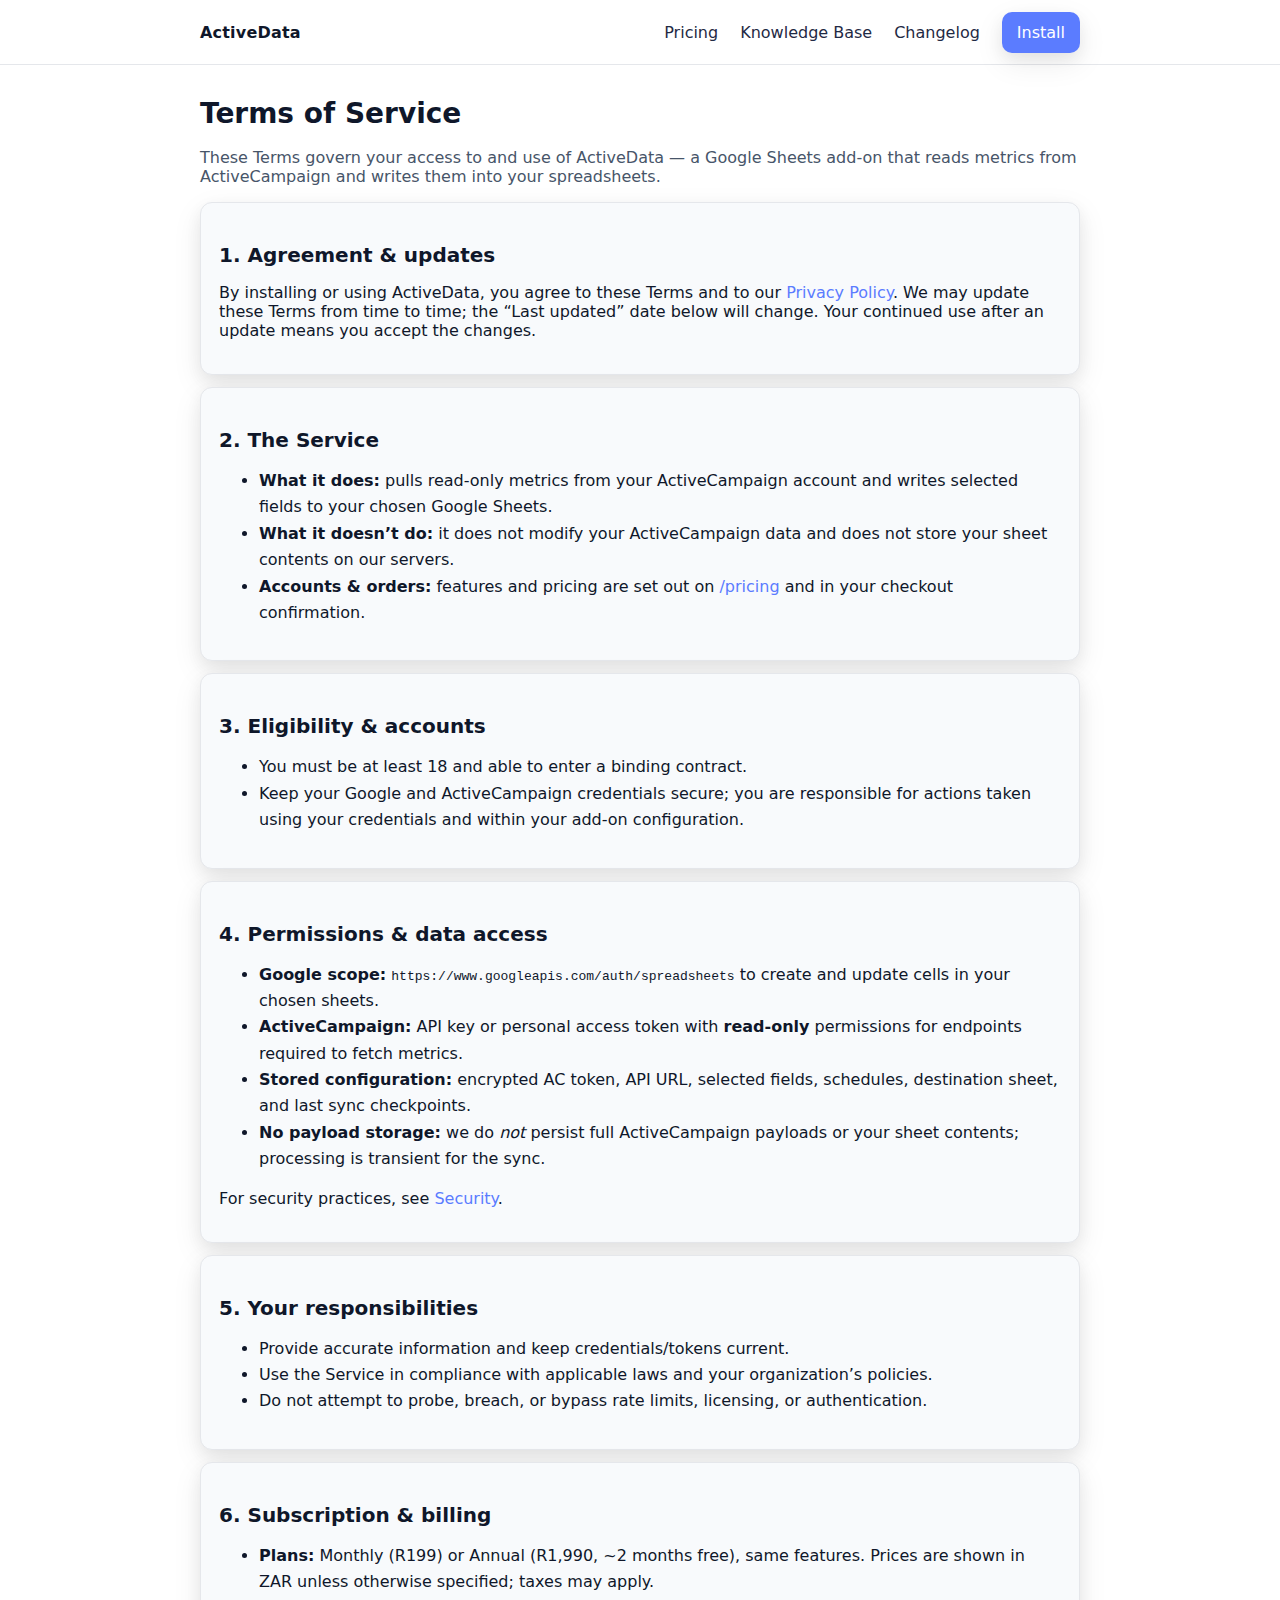
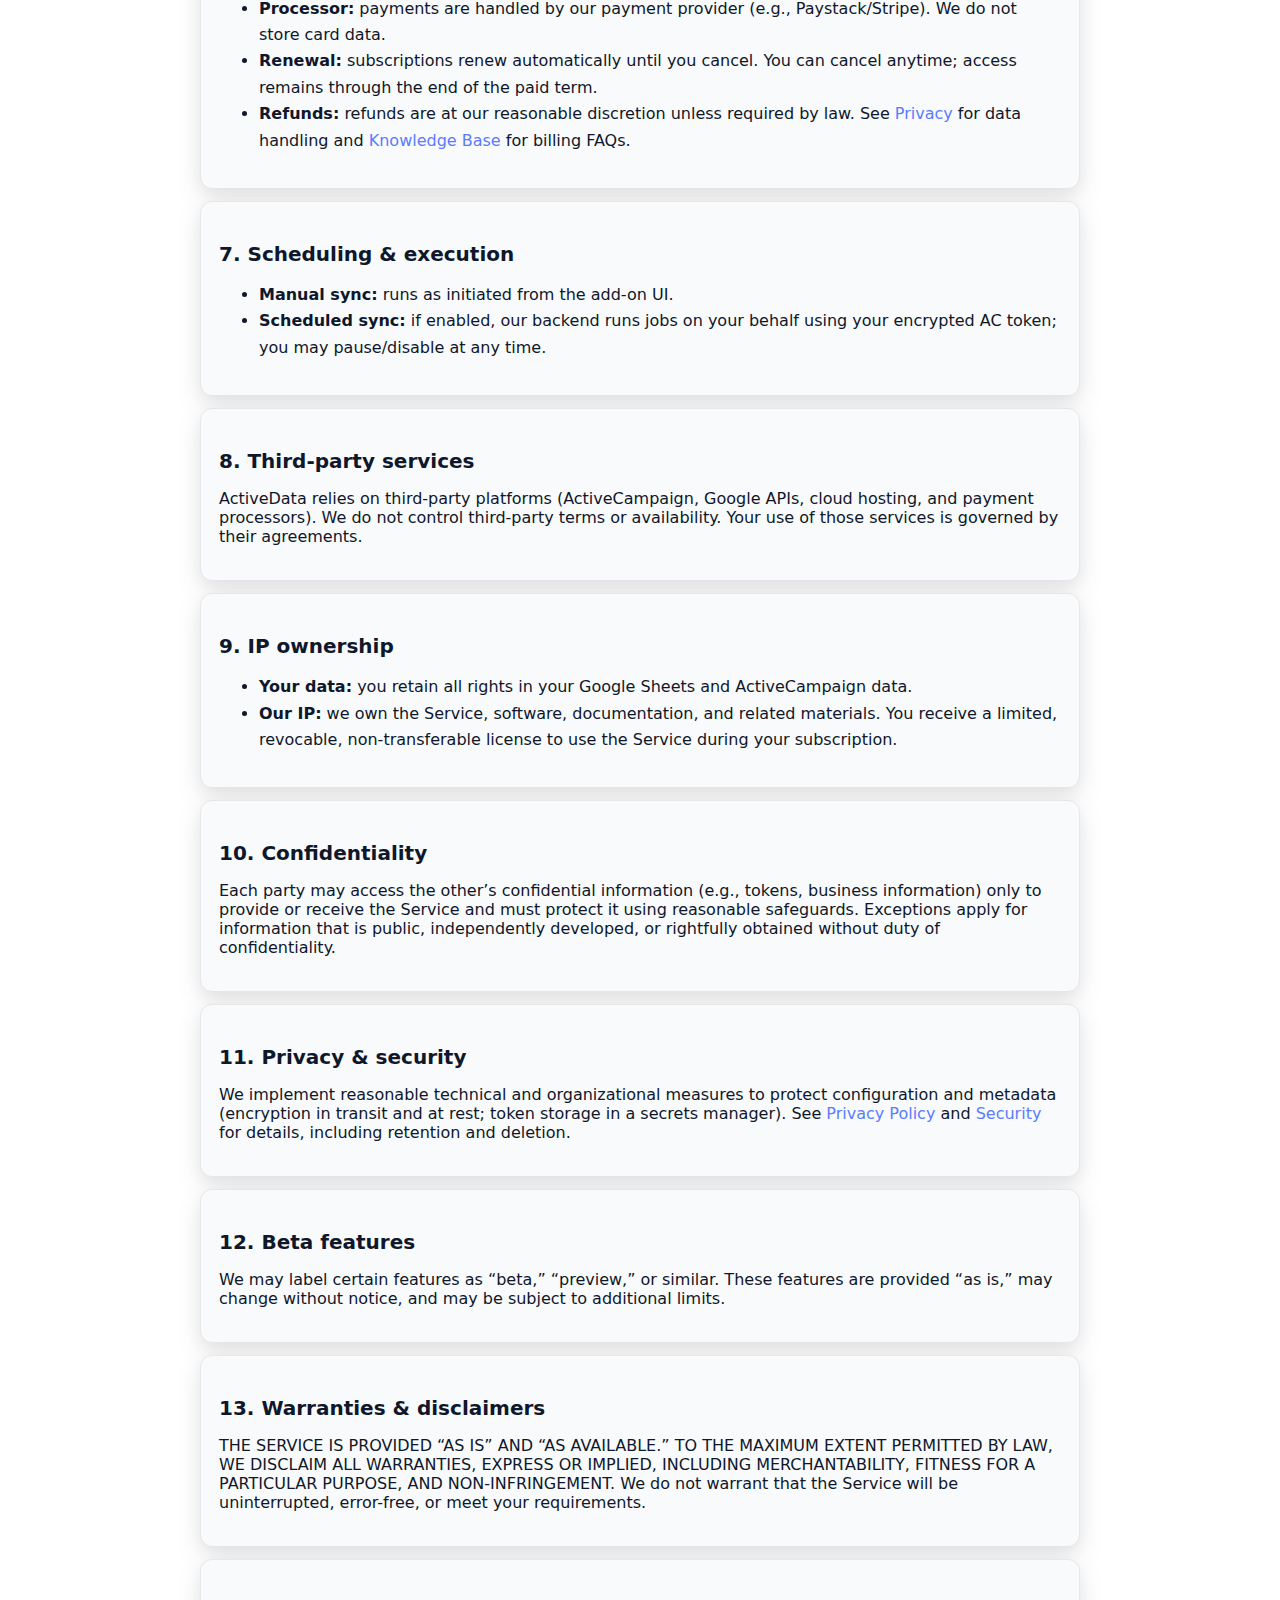
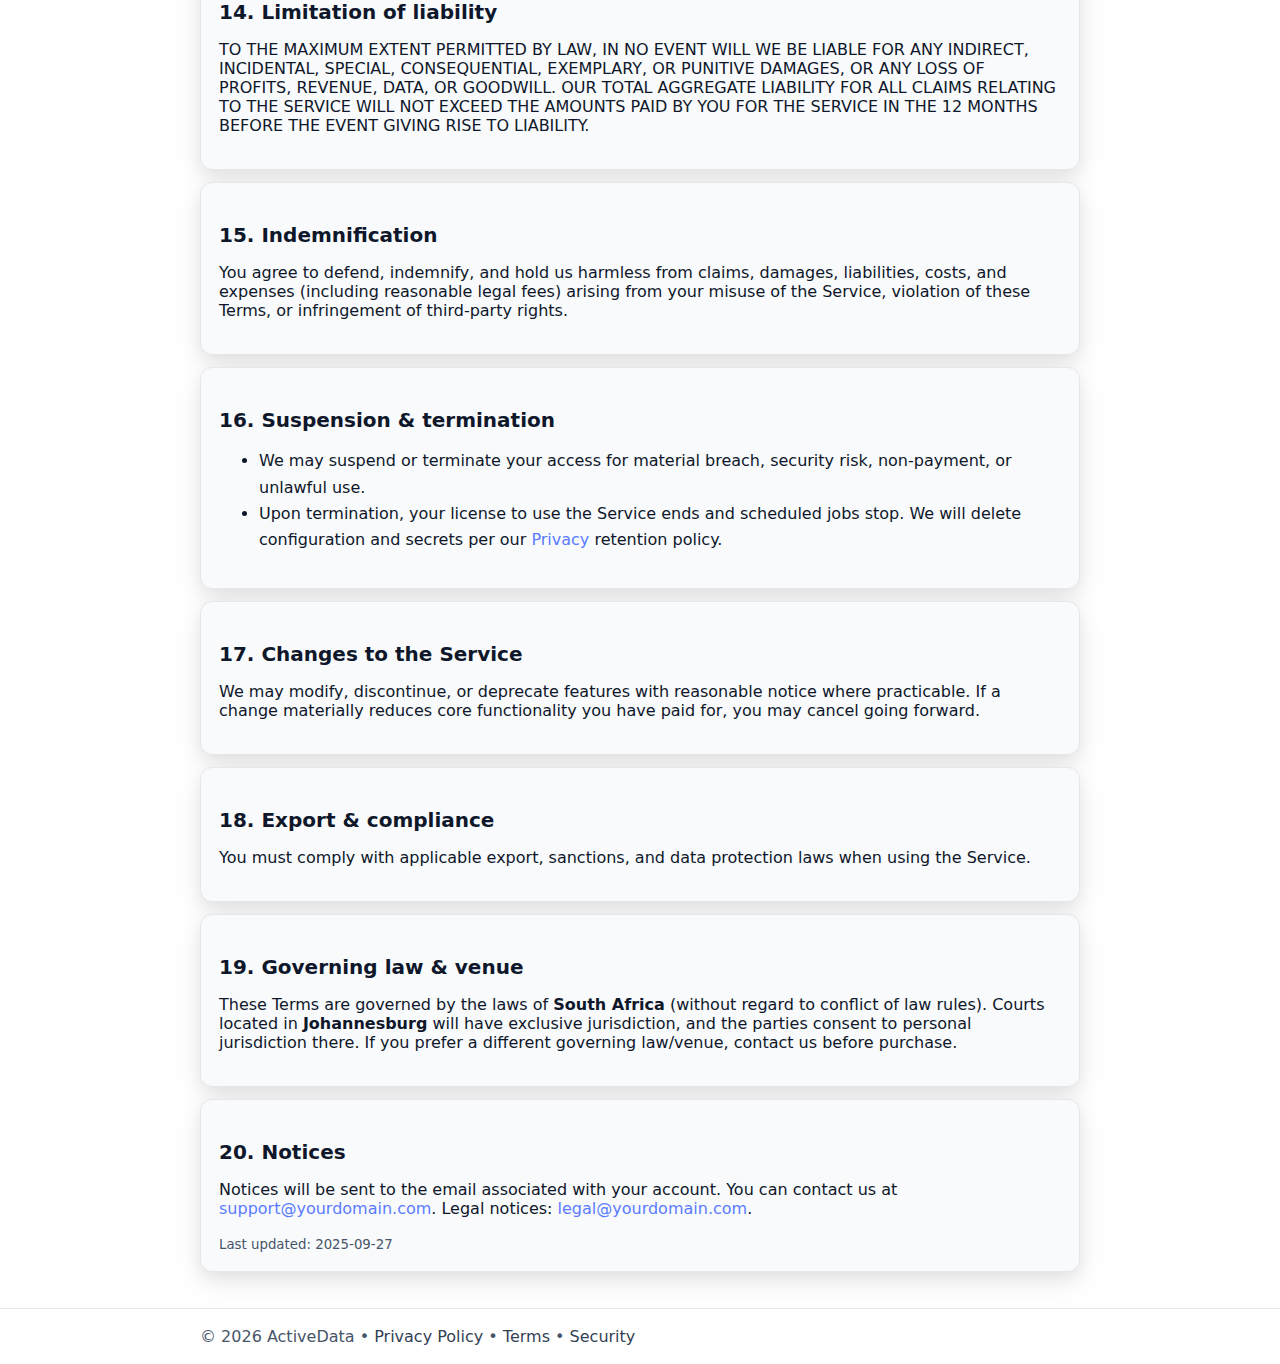
<file: terms.html>
<!doctype html>
<html lang="en">
<head>
  <meta charset="utf-8"/>
  <meta name="viewport" content="width=device-width, initial-scale=1"/>
  <title>Terms of Service — ActiveData</title>
  <meta name="description" content="Terms of Service for the ActiveData Google Sheets add-on."/>
  <link rel="icon" href="/assets/favicon.ico"/>
  <style>
    :root{--accent:#5b7cff;--ink:#0f172a;--muted:#475569;--border:#e5e7eb;--card:#f8fafc;--radius:12px;--shadow:0 10px 30px rgba(3,7,18,.08),0 6px 16px rgba(3,7,18,.06)}
    *{box-sizing:border-box}
    html,body{height:100%}
    body{margin:0;font-family:system-ui,-apple-system,Segoe UI,Roboto,Arial,sans-serif;color:var(--ink);background:#fff;display:flex;flex-direction:column;min-height:100vh}
    a{color:var(--accent);text-decoration:none}
    .wrap{max-width:920px;margin:auto;padding:0 20px}

    /* Header (same as other pages) */
    header{position:sticky;top:0;background:#fff;border-bottom:1px solid var(--border);z-index:20}
    .nav{display:flex;align-items:center;justify-content:space-between;height:64px}
    .brand{font-weight:800;letter-spacing:.2px;color:var(--ink)}
    .brand a{color:inherit}
    .links{display:flex;gap:22px;align-items:center}
    .links a{color:#1f2a44}
    .btn{display:inline-block;padding:10px 14px;border-radius:10px;border:1px solid transparent}
    .btn.primary{background:var(--accent);color:#fff;box-shadow:var(--shadow)}

    /* Body */
    main{flex:1;display:flex;flex-direction:column;padding:24px 0}
    h1{font-size:28px;margin:8px 0 18px}
    h2{font-size:20px;margin:22px 0 10px}
    p.muted{color:var(--muted)}
    .card{background:var(--card);border:1px solid var(--border);border-radius:var(--radius);padding:18px;box-shadow:var(--shadow);margin:12px 0}
    ul,ol{line-height:1.65}
    small{color:var(--muted)}

    /* Footer */
    footer{border-top:1px solid var(--border);background:#fff;color:#475569}
    footer .wrap{padding:18px 20px}
    footer a{color:#334155}
  </style>
</head>
<body>
<header>
  <div class="wrap nav">
    <div class="brand"><a href="/">ActiveData</a></div>
    <nav class="links">
      <a href="/pricing">Pricing</a>
      <a href="/docs/">Knowledge Base</a>
      <a href="/changelog">Changelog</a>
      <a class="btn primary" href="https://workspace.google.com/marketplace/app/ACTIVE_DATA_LISTING_ID" target="_blank" rel="noopener">Install</a>
    </nav>
  </div>
</header>

<main>
  <div class="wrap">
    <h1>Terms of Service</h1>
    <p class="muted">These Terms govern your access to and use of ActiveData — a Google Sheets add-on that reads metrics from ActiveCampaign and writes them into your spreadsheets.</p>

    <section class="card">
      <h2>1. Agreement &amp; updates</h2>
      <p>By installing or using ActiveData, you agree to these Terms and to our <a href="/privacy">Privacy Policy</a>. We may update these Terms from time to time; the “Last updated” date below will change. Your continued use after an update means you accept the changes.</p>
    </section>

    <section class="card">
      <h2>2. The Service</h2>
      <ul>
        <li><strong>What it does:</strong> pulls read-only metrics from your ActiveCampaign account and writes selected fields to your chosen Google Sheets.</li>
        <li><strong>What it doesn’t do:</strong> it does not modify your ActiveCampaign data and does not store your sheet contents on our servers.</li>
        <li><strong>Accounts &amp; orders:</strong> features and pricing are set out on <a href="/pricing">/pricing</a> and in your checkout confirmation.</li>
      </ul>
    </section>

    <section class="card">
      <h2>3. Eligibility &amp; accounts</h2>
      <ul>
        <li>You must be at least 18 and able to enter a binding contract.</li>
        <li>Keep your Google and ActiveCampaign credentials secure; you are responsible for actions taken using your credentials and within your add-on configuration.</li>
      </ul>
    </section>

    <section class="card">
      <h2>4. Permissions &amp; data access</h2>
      <ul>
        <li><strong>Google scope:</strong> <code>https://www.googleapis.com/auth/spreadsheets</code> to create and update cells in your chosen sheets.</li>
        <li><strong>ActiveCampaign:</strong> API key or personal access token with <strong>read-only</strong> permissions for endpoints required to fetch metrics.</li>
        <li><strong>Stored configuration:</strong> encrypted AC token, API URL, selected fields, schedules, destination sheet, and last sync checkpoints.</li>
        <li><strong>No payload storage:</strong> we do <em>not</em> persist full ActiveCampaign payloads or your sheet contents; processing is transient for the sync.</li>
      </ul>
      <p>For security practices, see <a href="/security">Security</a>.</p>
    </section>

    <section class="card">
      <h2>5. Your responsibilities</h2>
      <ul>
        <li>Provide accurate information and keep credentials/tokens current.</li>
        <li>Use the Service in compliance with applicable laws and your organization’s policies.</li>
        <li>Do not attempt to probe, breach, or bypass rate limits, licensing, or authentication.</li>
      </ul>
    </section>

    <section class="card">
      <h2>6. Subscription &amp; billing</h2>
      <ul>
        <li><strong>Plans:</strong> Monthly (R199) or Annual (R1,990, ~2 months free), same features. Prices are shown in ZAR unless otherwise specified; taxes may apply.</li>
        <li><strong>Processor:</strong> payments are handled by our payment provider (e.g., Paystack/Stripe). We do not store card data.</li>
        <li><strong>Renewal:</strong> subscriptions renew automatically until you cancel. You can cancel anytime; access remains through the end of the paid term.</li>
        <li><strong>Refunds:</strong> refunds are at our reasonable discretion unless required by law. See <a href="/privacy">Privacy</a> for data handling and <a href="/kb/">Knowledge Base</a> for billing FAQs.</li>
      </ul>
    </section>

    <section class="card">
      <h2>7. Scheduling &amp; execution</h2>
      <ul>
        <li><strong>Manual sync:</strong> runs as initiated from the add-on UI.</li>
        <li><strong>Scheduled sync:</strong> if enabled, our backend runs jobs on your behalf using your encrypted AC token; you may pause/disable at any time.</li>
      </ul>
    </section>

    <section class="card">
      <h2>8. Third-party services</h2>
      <p>ActiveData relies on third-party platforms (ActiveCampaign, Google APIs, cloud hosting, and payment processors). We do not control third-party terms or availability. Your use of those services is governed by their agreements.</p>
    </section>

    <section class="card">
      <h2>9. IP ownership</h2>
      <ul>
        <li><strong>Your data:</strong> you retain all rights in your Google Sheets and ActiveCampaign data.</li>
        <li><strong>Our IP:</strong> we own the Service, software, documentation, and related materials. You receive a limited, revocable, non-transferable license to use the Service during your subscription.</li>
      </ul>
    </section>

    <section class="card">
      <h2>10. Confidentiality</h2>
      <p>Each party may access the other’s confidential information (e.g., tokens, business information) only to provide or receive the Service and must protect it using reasonable safeguards. Exceptions apply for information that is public, independently developed, or rightfully obtained without duty of confidentiality.</p>
    </section>

    <section class="card">
      <h2>11. Privacy &amp; security</h2>
      <p>We implement reasonable technical and organizational measures to protect configuration and metadata (encryption in transit and at rest; token storage in a secrets manager). See <a href="/privacy">Privacy Policy</a> and <a href="/security">Security</a> for details, including retention and deletion.</p>
    </section>

    <section class="card">
      <h2>12. Beta features</h2>
      <p>We may label certain features as “beta,” “preview,” or similar. These features are provided “as is,” may change without notice, and may be subject to additional limits.</p>
    </section>

    <section class="card">
      <h2>13. Warranties &amp; disclaimers</h2>
      <p>THE SERVICE IS PROVIDED “AS IS” AND “AS AVAILABLE.” TO THE MAXIMUM EXTENT PERMITTED BY LAW, WE DISCLAIM ALL WARRANTIES, EXPRESS OR IMPLIED, INCLUDING MERCHANTABILITY, FITNESS FOR A PARTICULAR PURPOSE, AND NON-INFRINGEMENT. We do not warrant that the Service will be uninterrupted, error-free, or meet your requirements.</p>
    </section>

    <section class="card">
      <h2>14. Limitation of liability</h2>
      <p>TO THE MAXIMUM EXTENT PERMITTED BY LAW, IN NO EVENT WILL WE BE LIABLE FOR ANY INDIRECT, INCIDENTAL, SPECIAL, CONSEQUENTIAL, EXEMPLARY, OR PUNITIVE DAMAGES, OR ANY LOSS OF PROFITS, REVENUE, DATA, OR GOODWILL. OUR TOTAL AGGREGATE LIABILITY FOR ALL CLAIMS RELATING TO THE SERVICE WILL NOT EXCEED THE AMOUNTS PAID BY YOU FOR THE SERVICE IN THE 12 MONTHS BEFORE THE EVENT GIVING RISE TO LIABILITY.</p>
    </section>

    <section class="card">
      <h2>15. Indemnification</h2>
      <p>You agree to defend, indemnify, and hold us harmless from claims, damages, liabilities, costs, and expenses (including reasonable legal fees) arising from your misuse of the Service, violation of these Terms, or infringement of third-party rights.</p>
    </section>

    <section class="card">
      <h2>16. Suspension &amp; termination</h2>
      <ul>
        <li>We may suspend or terminate your access for material breach, security risk, non-payment, or unlawful use.</li>
        <li>Upon termination, your license to use the Service ends and scheduled jobs stop. We will delete configuration and secrets per our <a href="/privacy">Privacy</a> retention policy.</li>
      </ul>
    </section>

    <section class="card">
      <h2>17. Changes to the Service</h2>
      <p>We may modify, discontinue, or deprecate features with reasonable notice where practicable. If a change materially reduces core functionality you have paid for, you may cancel going forward.</p>
    </section>

    <section class="card">
      <h2>18. Export &amp; compliance</h2>
      <p>You must comply with applicable export, sanctions, and data protection laws when using the Service.</p>
    </section>

    <section class="card">
      <h2>19. Governing law &amp; venue</h2>
      <p>These Terms are governed by the laws of <strong>South Africa</strong> (without regard to conflict of law rules). Courts located in <strong>Johannesburg</strong> will have exclusive jurisdiction, and the parties consent to personal jurisdiction there. If you prefer a different governing law/venue, contact us before purchase.</p>
    </section>

    <section class="card">
      <h2>20. Notices</h2>
      <p>Notices will be sent to the email associated with your account. You can contact us at <a href="mailto:support@yourdomain.com">support@yourdomain.com</a>. Legal notices: <a href="mailto:legal@yourdomain.com">legal@yourdomain.com</a>.</p>
      <small>Last updated: <span id="updated">2025-09-27</span></small>
    </section>
  </div>
</main>

<footer>
  <div class="wrap">
    © <span id="y"></span> ActiveData •
    <a href="/privacy">Privacy Policy</a> •
    <a href="/terms">Terms</a> •
    <a href="/security">Security</a>
  </div>
</footer>

<script>
  document.getElementById('y').textContent = new Date().getFullYear();
</script>
</body>
</html>
</file>
